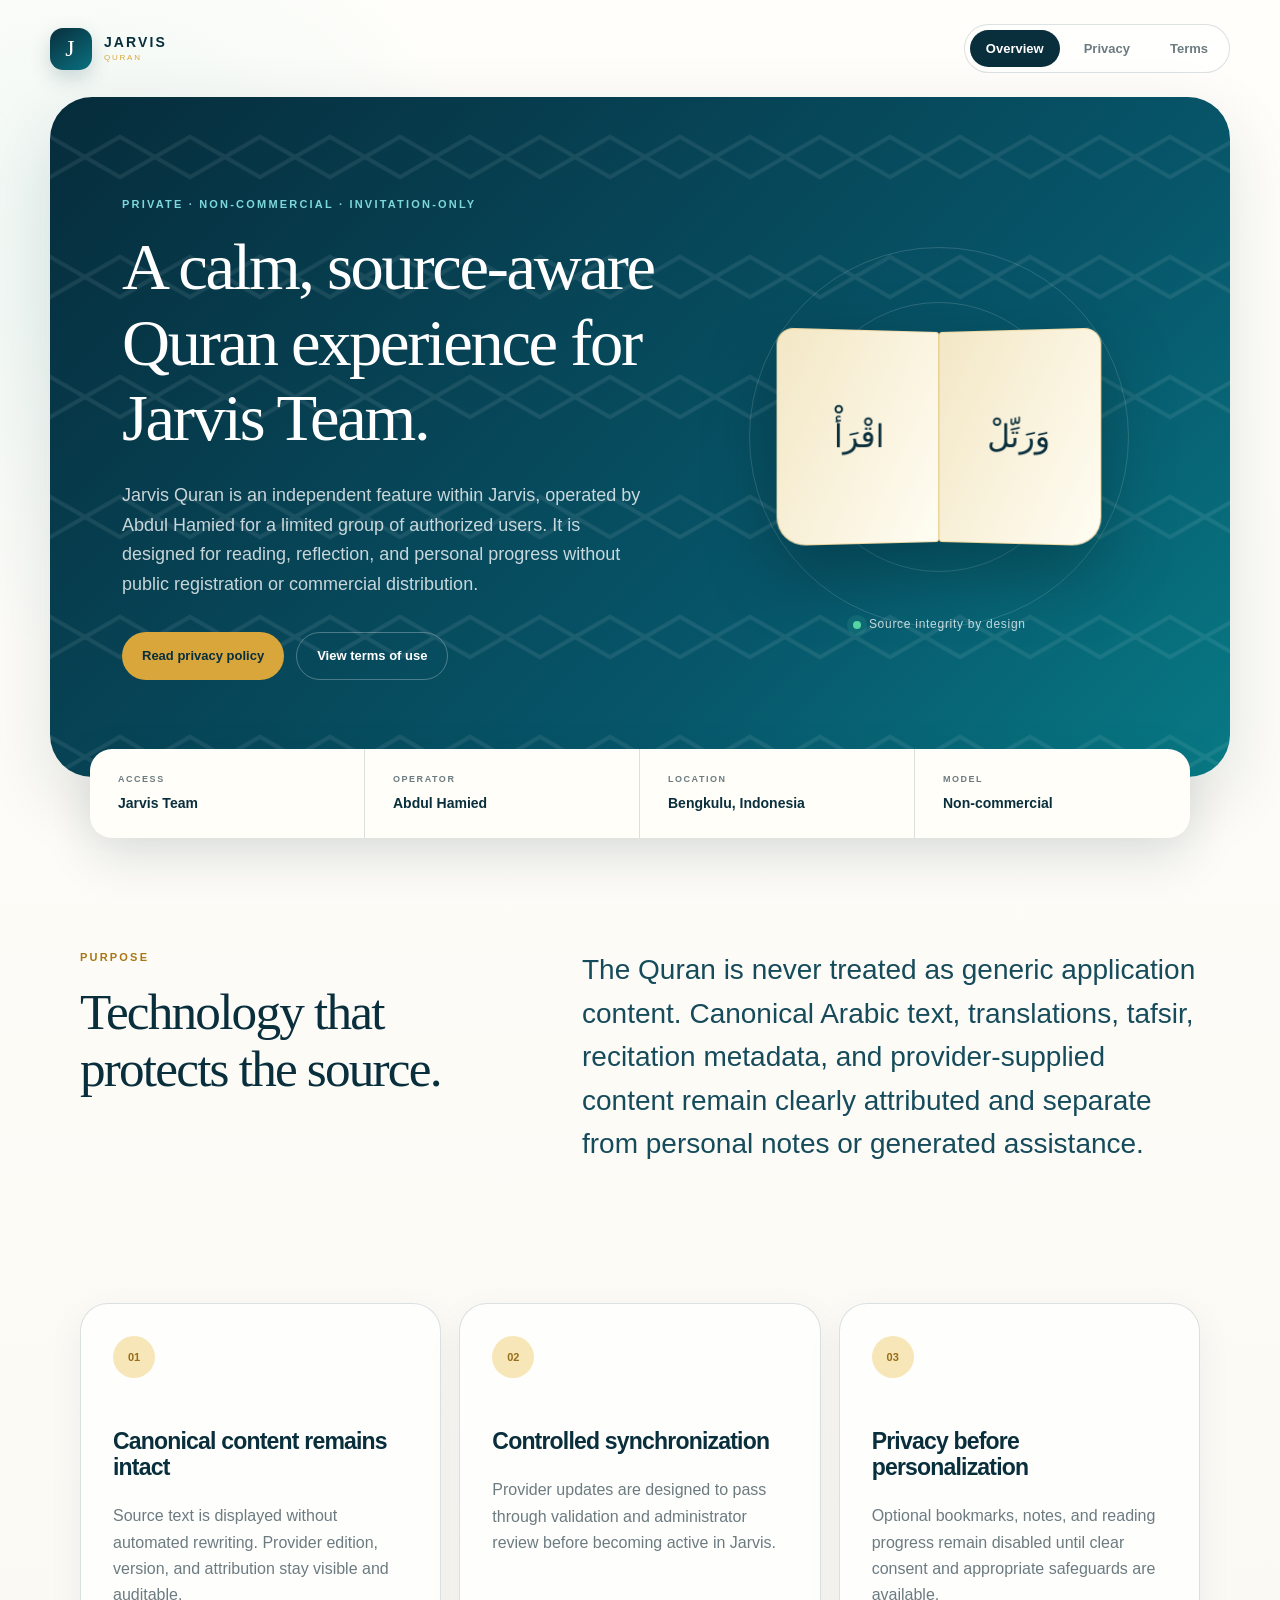
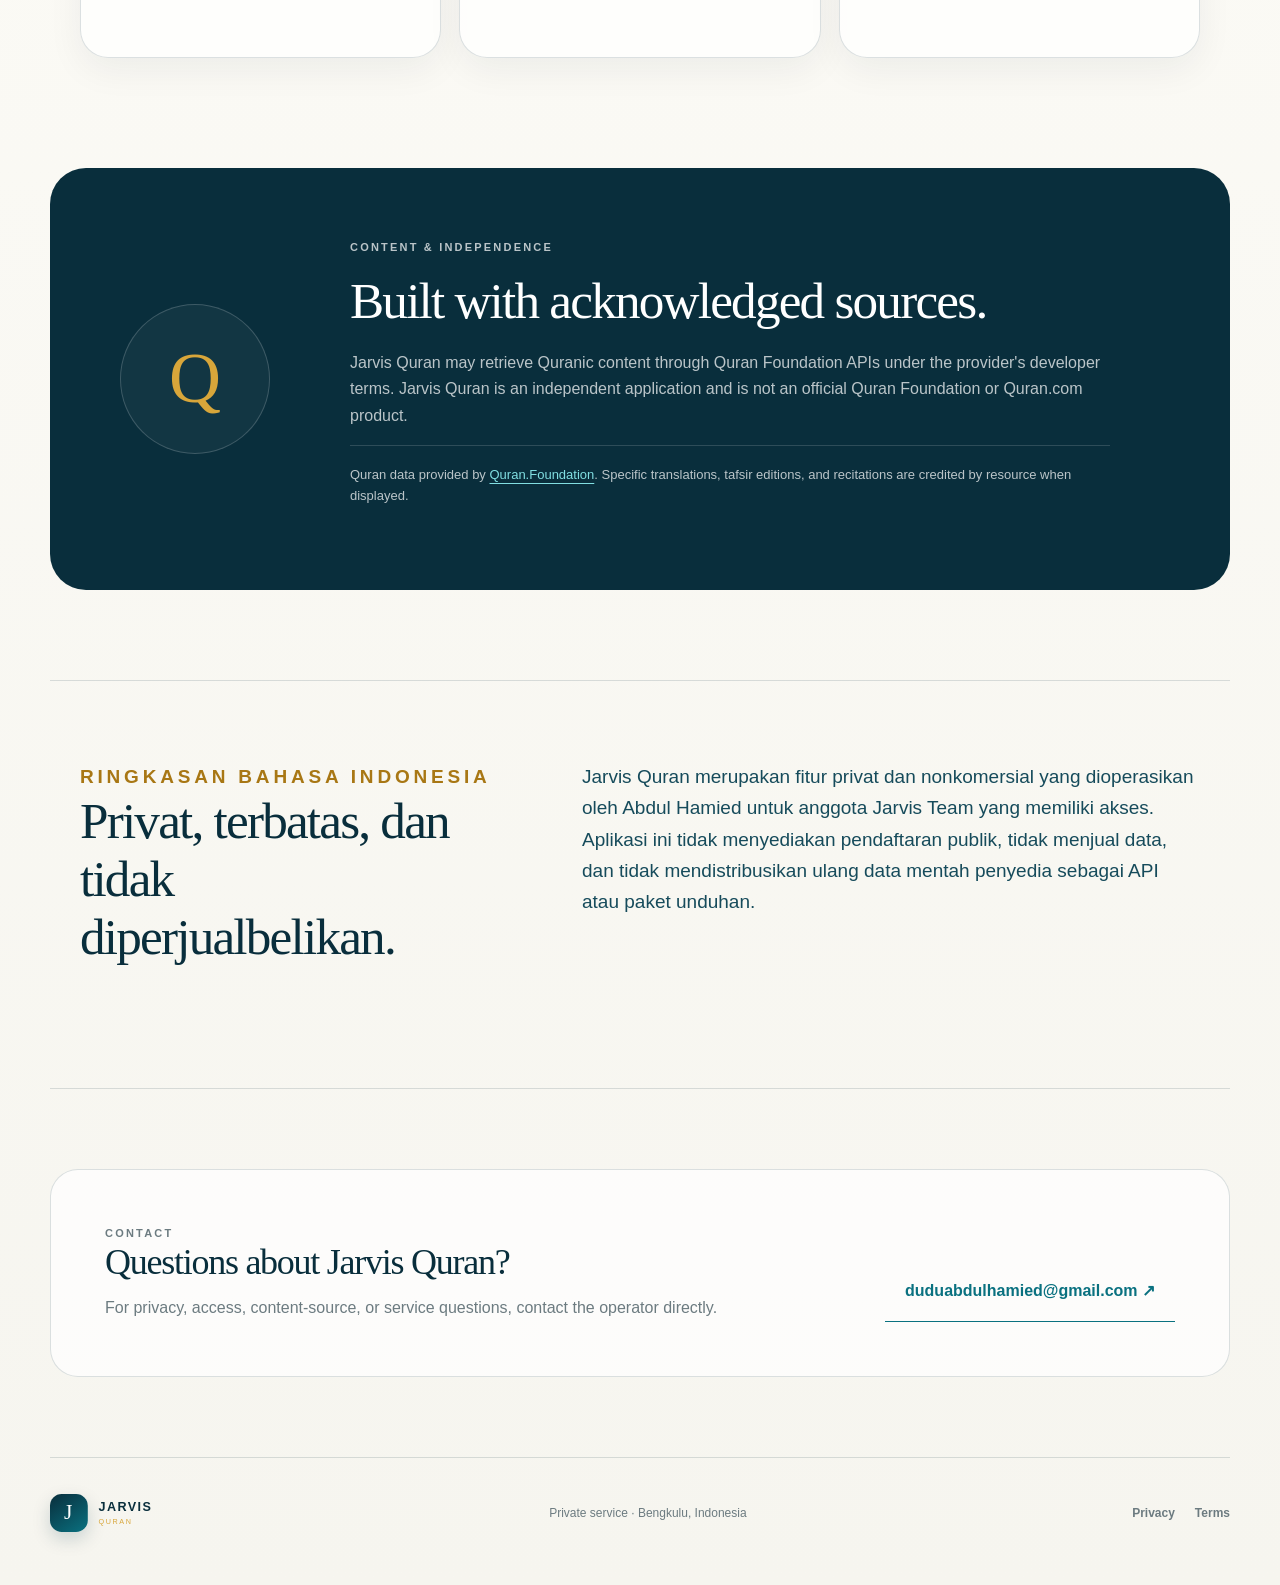
<file: index.html>
<!doctype html>
<html lang="en">
<head>
  <meta charset="utf-8">
  <meta name="viewport" content="width=device-width, initial-scale=1">
  <meta name="description" content="Jarvis Quran is a private, non-commercial Quran reading and reflection experience for authorized Jarvis Team members.">
  <meta name="theme-color" content="#073847">
  <title>Jarvis Quran · Private Reading & Reflection</title>
  <link rel="icon" href="jarvis-quran-mark.svg" type="image/svg+xml">
  <link rel="stylesheet" href="styles.css">
</head>
<body>
  <a class="skip-link" href="#main">Skip to content</a>
  <header class="site-header">
    <a class="brand" href="index.html" aria-label="Jarvis Quran home">
      <span class="brand-mark" aria-hidden="true">J</span>
      <span><strong>JARVIS</strong><small>QURAN</small></span>
    </a>
    <nav aria-label="Primary navigation">
      <a class="active" href="index.html">Overview</a>
      <a href="privacy.html">Privacy</a>
      <a href="terms.html">Terms</a>
    </nav>
  </header>

  <main id="main">
    <section class="hero">
      <div class="hero-copy">
        <p class="eyebrow">PRIVATE · NON-COMMERCIAL · INVITATION-ONLY</p>
        <h1>A calm, source-aware Quran experience for Jarvis Team.</h1>
        <p class="lede">Jarvis Quran is an independent feature within Jarvis, operated by Abdul Hamied for a limited group of authorized users. It is designed for reading, reflection, and personal progress without public registration or commercial distribution.</p>
        <div class="hero-actions">
          <a class="button primary" href="privacy.html">Read privacy policy</a>
          <a class="button secondary" href="terms.html">View terms of use</a>
        </div>
      </div>
      <div class="hero-art" aria-label="Abstract open book illustration">
        <div class="halo halo-one"></div>
        <div class="halo halo-two"></div>
        <div class="book">
          <div class="book-page left"><span>اقْرَأْ</span></div>
          <div class="book-page right"><span>وَرَتِّلْ</span></div>
        </div>
        <div class="art-caption"><span class="status-dot"></span> Source integrity by design</div>
      </div>
    </section>

    <section class="trust-strip" aria-label="Service characteristics">
      <div><span>ACCESS</span><strong>Jarvis Team</strong></div>
      <div><span>OPERATOR</span><strong>Abdul Hamied</strong></div>
      <div><span>LOCATION</span><strong>Bengkulu, Indonesia</strong></div>
      <div><span>MODEL</span><strong>Non-commercial</strong></div>
    </section>

    <section class="section intro-grid">
      <div>
        <p class="eyebrow gold">PURPOSE</p>
        <h2>Technology that protects the source.</h2>
      </div>
      <div class="prose-large">
        <p>The Quran is never treated as generic application content. Canonical Arabic text, translations, tafsir, recitation metadata, and provider-supplied content remain clearly attributed and separate from personal notes or generated assistance.</p>
      </div>
    </section>

    <section class="section cards" aria-label="Jarvis Quran principles">
      <article class="card">
        <span class="card-number">01</span>
        <h3>Canonical content remains intact</h3>
        <p>Source text is displayed without automated rewriting. Provider edition, version, and attribution stay visible and auditable.</p>
      </article>
      <article class="card">
        <span class="card-number">02</span>
        <h3>Controlled synchronization</h3>
        <p>Provider updates are designed to pass through validation and administrator review before becoming active in Jarvis.</p>
      </article>
      <article class="card">
        <span class="card-number">03</span>
        <h3>Privacy before personalization</h3>
        <p>Optional bookmarks, notes, and reading progress remain disabled until clear consent and appropriate safeguards are available.</p>
      </article>
    </section>

    <section class="section source-panel">
      <div class="source-symbol" aria-hidden="true">Q</div>
      <div>
        <p class="eyebrow">CONTENT & INDEPENDENCE</p>
        <h2>Built with acknowledged sources.</h2>
        <p>Jarvis Quran may retrieve Quranic content through Quran Foundation APIs under the provider's developer terms. Jarvis Quran is an independent application and is not an official Quran Foundation or Quran.com product.</p>
        <p class="source-credit">Quran data provided by <a href="https://quran.foundation/" rel="external">Quran.Foundation</a>. Specific translations, tafsir editions, and recitations are credited by resource when displayed.</p>
      </div>
    </section>

    <section class="section bilingual-note">
      <div>
        <p class="eyebrow gold">RINGKASAN BAHASA INDONESIA</p>
        <h2>Privat, terbatas, dan tidak diperjualbelikan.</h2>
      </div>
      <p>Jarvis Quran merupakan fitur privat dan nonkomersial yang dioperasikan oleh Abdul Hamied untuk anggota Jarvis Team yang memiliki akses. Aplikasi ini tidak menyediakan pendaftaran publik, tidak menjual data, dan tidak mendistribusikan ulang data mentah penyedia sebagai API atau paket unduhan.</p>
    </section>

    <section class="section contact-panel">
      <div>
        <p class="eyebrow">CONTACT</p>
        <h2>Questions about Jarvis Quran?</h2>
        <p>For privacy, access, content-source, or service questions, contact the operator directly.</p>
      </div>
      <a class="contact-link" href="mailto:duduabdulhamied@gmail.com">duduabdulhamied@gmail.com <span aria-hidden="true">↗</span></a>
    </section>
  </main>

  <footer>
    <div class="brand footer-brand">
      <span class="brand-mark" aria-hidden="true">J</span>
      <span><strong>JARVIS</strong><small>QURAN</small></span>
    </div>
    <p>Private service · Bengkulu, Indonesia</p>
    <div class="footer-links"><a href="privacy.html">Privacy</a><a href="terms.html">Terms</a></div>
  </footer>
</body>
</html>
</file>
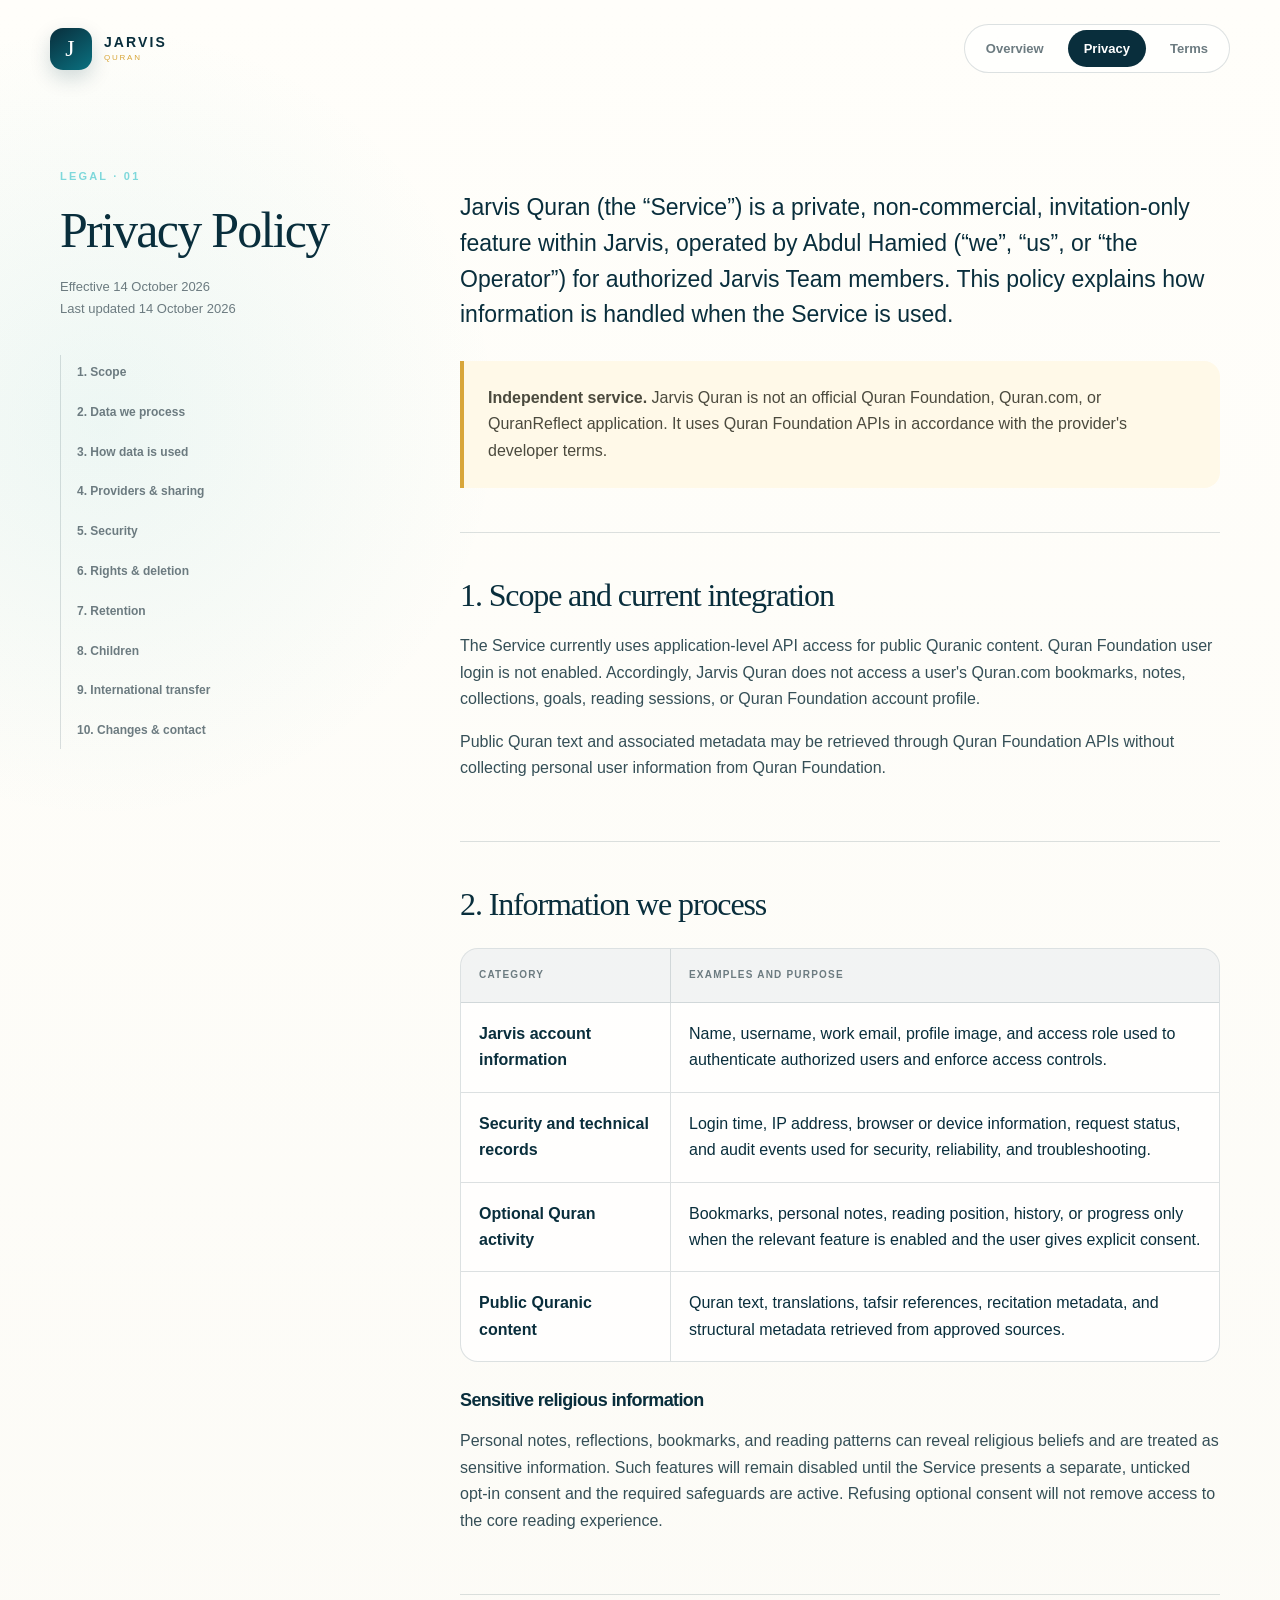
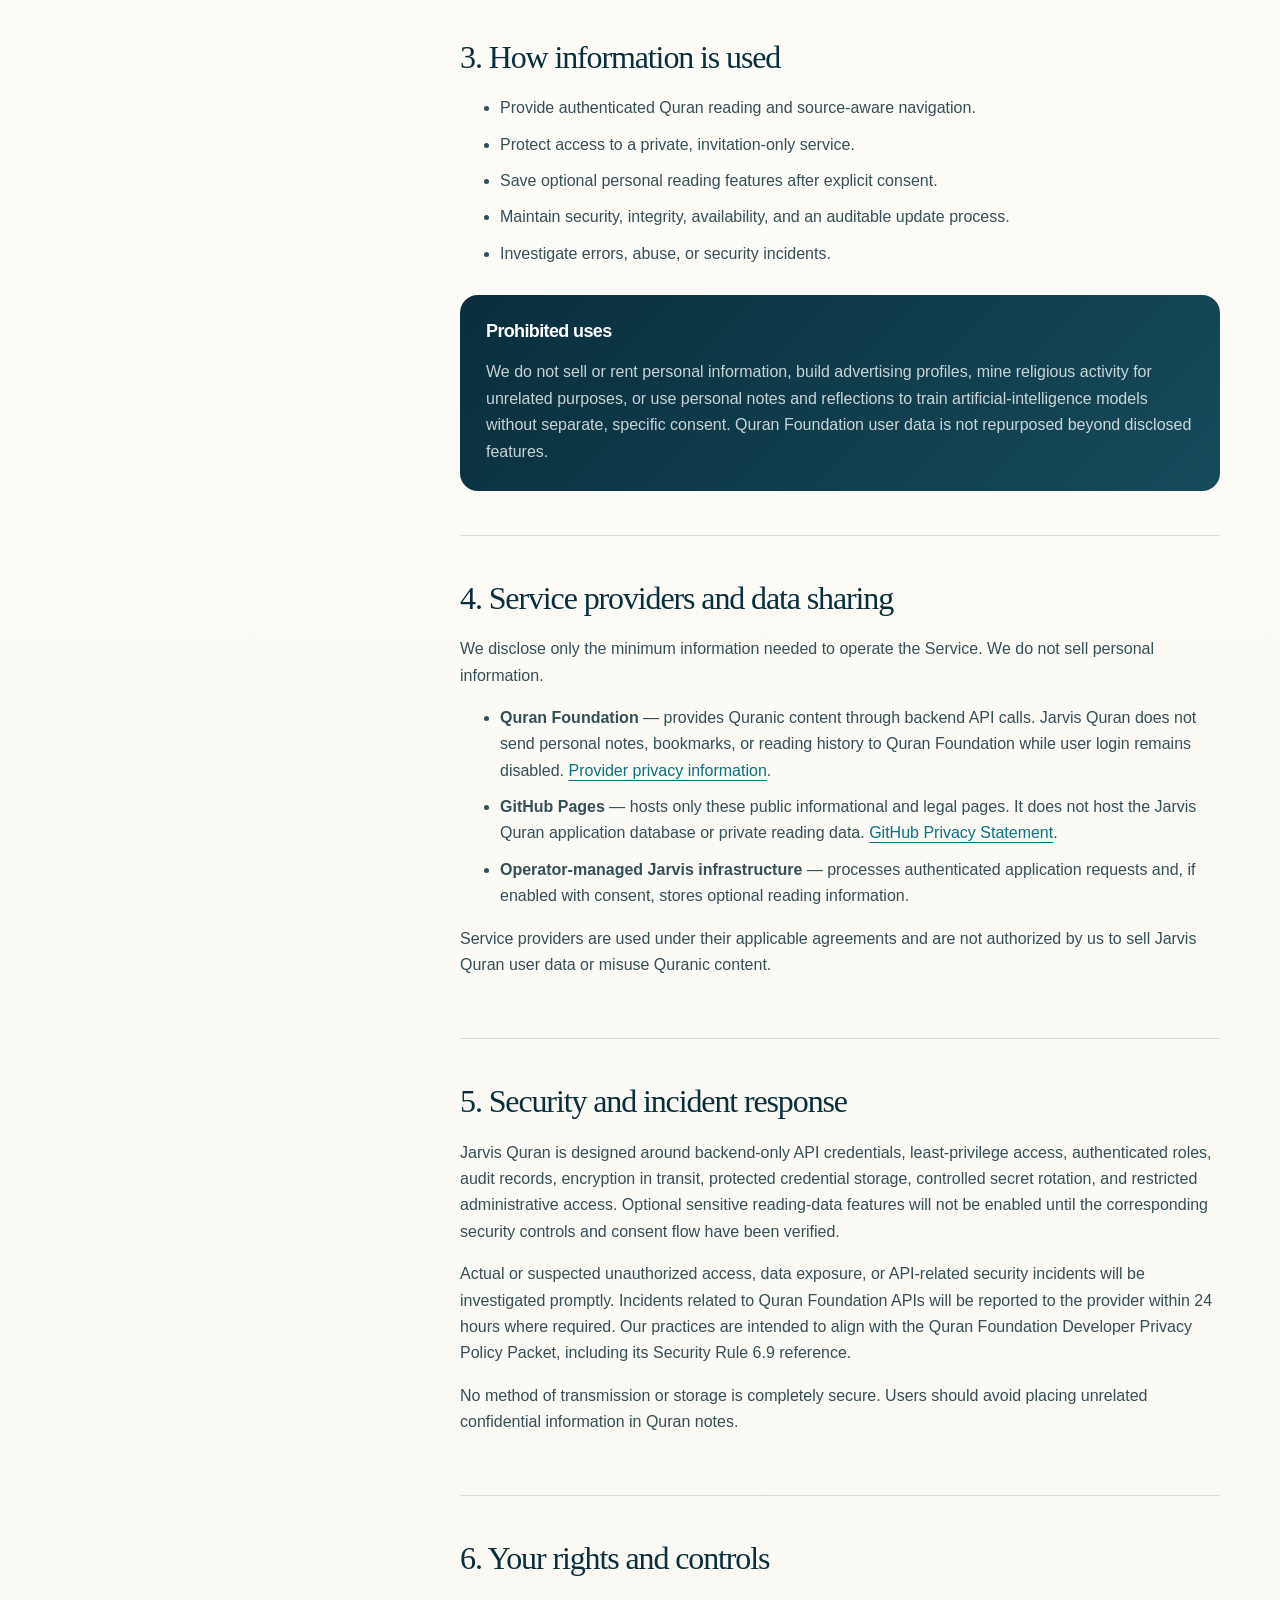
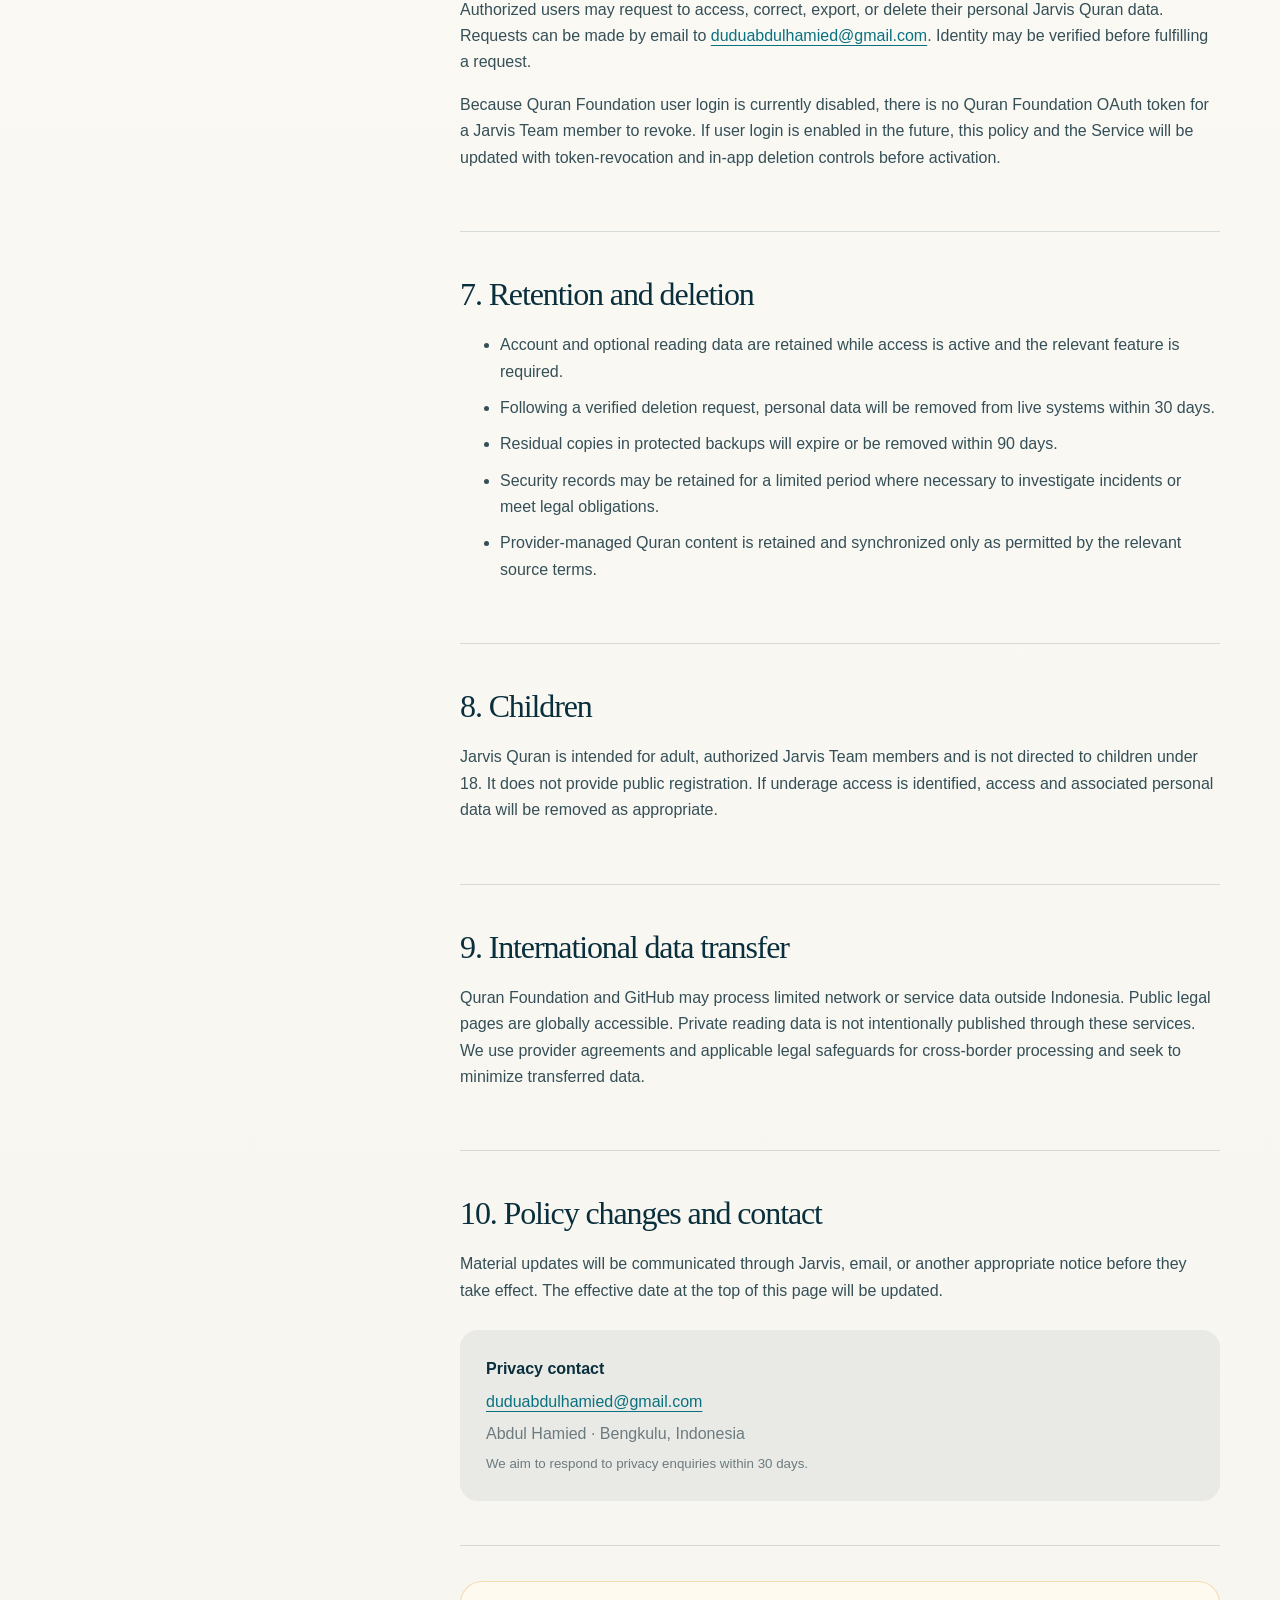
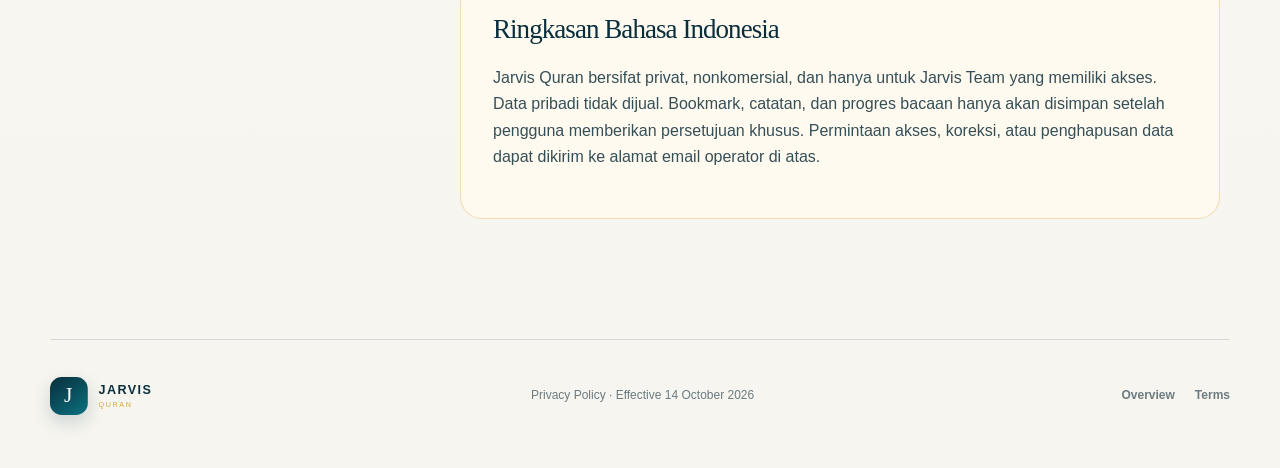
<file: privacy.html>
<!doctype html>
<html lang="en">
<head>
  <meta charset="utf-8">
  <meta name="viewport" content="width=device-width, initial-scale=1">
  <meta name="description" content="Privacy Policy for Jarvis Quran, a private Quran reading experience for Jarvis Team.">
  <meta name="theme-color" content="#073847">
  <title>Privacy Policy · Jarvis Quran</title>
  <link rel="icon" href="jarvis-quran-mark.svg" type="image/svg+xml">
  <link rel="stylesheet" href="styles.css">
</head>
<body>
  <a class="skip-link" href="#main">Skip to content</a>
  <header class="site-header">
    <a class="brand" href="index.html" aria-label="Jarvis Quran home">
      <span class="brand-mark" aria-hidden="true">J</span>
      <span><strong>JARVIS</strong><small>QURAN</small></span>
    </a>
    <nav aria-label="Primary navigation">
      <a href="index.html">Overview</a>
      <a class="active" href="privacy.html">Privacy</a>
      <a href="terms.html">Terms</a>
    </nav>
  </header>

  <main id="main" class="legal-layout">
    <aside class="legal-aside">
      <p class="eyebrow">LEGAL · 01</p>
      <h1>Privacy Policy</h1>
      <p class="legal-meta">Effective 14 October 2026<br>Last updated 14 October 2026</p>
      <nav class="toc" aria-label="Privacy policy sections">
        <a href="#scope">1. Scope</a>
        <a href="#data">2. Data we process</a>
        <a href="#purpose">3. How data is used</a>
        <a href="#sharing">4. Providers & sharing</a>
        <a href="#security">5. Security</a>
        <a href="#rights">6. Rights & deletion</a>
        <a href="#retention">7. Retention</a>
        <a href="#children">8. Children</a>
        <a href="#transfers">9. International transfer</a>
        <a href="#changes">10. Changes & contact</a>
      </nav>
    </aside>

    <article class="legal-content">
      <section class="legal-intro">
        <p>Jarvis Quran (the “Service”) is a private, non-commercial, invitation-only feature within Jarvis, operated by Abdul Hamied (“we”, “us”, or “the Operator”) for authorized Jarvis Team members. This policy explains how information is handled when the Service is used.</p>
        <div class="notice"><strong>Independent service.</strong> Jarvis Quran is not an official Quran Foundation, Quran.com, or QuranReflect application. It uses Quran Foundation APIs in accordance with the provider's developer terms.</div>
      </section>

      <section id="scope">
        <h2>1. Scope and current integration</h2>
        <p>The Service currently uses application-level API access for public Quranic content. Quran Foundation user login is not enabled. Accordingly, Jarvis Quran does not access a user's Quran.com bookmarks, notes, collections, goals, reading sessions, or Quran Foundation account profile.</p>
        <p>Public Quran text and associated metadata may be retrieved through Quran Foundation APIs without collecting personal user information from Quran Foundation.</p>
      </section>

      <section id="data">
        <h2>2. Information we process</h2>
        <div class="data-table" role="table" aria-label="Data categories">
          <div class="data-row data-head" role="row"><span>Category</span><span>Examples and purpose</span></div>
          <div class="data-row" role="row"><strong>Jarvis account information</strong><span>Name, username, work email, profile image, and access role used to authenticate authorized users and enforce access controls.</span></div>
          <div class="data-row" role="row"><strong>Security and technical records</strong><span>Login time, IP address, browser or device information, request status, and audit events used for security, reliability, and troubleshooting.</span></div>
          <div class="data-row" role="row"><strong>Optional Quran activity</strong><span>Bookmarks, personal notes, reading position, history, or progress only when the relevant feature is enabled and the user gives explicit consent.</span></div>
          <div class="data-row" role="row"><strong>Public Quranic content</strong><span>Quran text, translations, tafsir references, recitation metadata, and structural metadata retrieved from approved sources.</span></div>
        </div>
        <h3>Sensitive religious information</h3>
        <p>Personal notes, reflections, bookmarks, and reading patterns can reveal religious beliefs and are treated as sensitive information. Such features will remain disabled until the Service presents a separate, unticked opt-in consent and the required safeguards are active. Refusing optional consent will not remove access to the core reading experience.</p>
      </section>

      <section id="purpose">
        <h2>3. How information is used</h2>
        <ul>
          <li>Provide authenticated Quran reading and source-aware navigation.</li>
          <li>Protect access to a private, invitation-only service.</li>
          <li>Save optional personal reading features after explicit consent.</li>
          <li>Maintain security, integrity, availability, and an auditable update process.</li>
          <li>Investigate errors, abuse, or security incidents.</li>
        </ul>
        <div class="principle-box">
          <h3>Prohibited uses</h3>
          <p>We do not sell or rent personal information, build advertising profiles, mine religious activity for unrelated purposes, or use personal notes and reflections to train artificial-intelligence models without separate, specific consent. Quran Foundation user data is not repurposed beyond disclosed features.</p>
        </div>
      </section>

      <section id="sharing">
        <h2>4. Service providers and data sharing</h2>
        <p>We disclose only the minimum information needed to operate the Service. We do not sell personal information.</p>
        <ul>
          <li><strong>Quran Foundation</strong> — provides Quranic content through backend API calls. Jarvis Quran does not send personal notes, bookmarks, or reading history to Quran Foundation while user login remains disabled. <a href="https://quran.foundation/privacy" rel="external">Provider privacy information</a>.</li>
          <li><strong>GitHub Pages</strong> — hosts only these public informational and legal pages. It does not host the Jarvis Quran application database or private reading data. <a href="https://docs.github.com/site-policy/privacy-policies/github-privacy-statement" rel="external">GitHub Privacy Statement</a>.</li>
          <li><strong>Operator-managed Jarvis infrastructure</strong> — processes authenticated application requests and, if enabled with consent, stores optional reading information.</li>
        </ul>
        <p>Service providers are used under their applicable agreements and are not authorized by us to sell Jarvis Quran user data or misuse Quranic content.</p>
      </section>

      <section id="security">
        <h2>5. Security and incident response</h2>
        <p>Jarvis Quran is designed around backend-only API credentials, least-privilege access, authenticated roles, audit records, encryption in transit, protected credential storage, controlled secret rotation, and restricted administrative access. Optional sensitive reading-data features will not be enabled until the corresponding security controls and consent flow have been verified.</p>
        <p>Actual or suspected unauthorized access, data exposure, or API-related security incidents will be investigated promptly. Incidents related to Quran Foundation APIs will be reported to the provider within 24 hours where required. Our practices are intended to align with the Quran Foundation Developer Privacy Policy Packet, including its Security Rule 6.9 reference.</p>
        <p>No method of transmission or storage is completely secure. Users should avoid placing unrelated confidential information in Quran notes.</p>
      </section>

      <section id="rights">
        <h2>6. Your rights and controls</h2>
        <p>Authorized users may request to access, correct, export, or delete their personal Jarvis Quran data. Requests can be made by email to <a href="mailto:duduabdulhamied@gmail.com">duduabdulhamied@gmail.com</a>. Identity may be verified before fulfilling a request.</p>
        <p>Because Quran Foundation user login is currently disabled, there is no Quran Foundation OAuth token for a Jarvis Team member to revoke. If user login is enabled in the future, this policy and the Service will be updated with token-revocation and in-app deletion controls before activation.</p>
      </section>

      <section id="retention">
        <h2>7. Retention and deletion</h2>
        <ul>
          <li>Account and optional reading data are retained while access is active and the relevant feature is required.</li>
          <li>Following a verified deletion request, personal data will be removed from live systems within 30 days.</li>
          <li>Residual copies in protected backups will expire or be removed within 90 days.</li>
          <li>Security records may be retained for a limited period where necessary to investigate incidents or meet legal obligations.</li>
          <li>Provider-managed Quran content is retained and synchronized only as permitted by the relevant source terms.</li>
        </ul>
      </section>

      <section id="children">
        <h2>8. Children</h2>
        <p>Jarvis Quran is intended for adult, authorized Jarvis Team members and is not directed to children under 18. It does not provide public registration. If underage access is identified, access and associated personal data will be removed as appropriate.</p>
      </section>

      <section id="transfers">
        <h2>9. International data transfer</h2>
        <p>Quran Foundation and GitHub may process limited network or service data outside Indonesia. Public legal pages are globally accessible. Private reading data is not intentionally published through these services. We use provider agreements and applicable legal safeguards for cross-border processing and seek to minimize transferred data.</p>
      </section>

      <section id="changes">
        <h2>10. Policy changes and contact</h2>
        <p>Material updates will be communicated through Jarvis, email, or another appropriate notice before they take effect. The effective date at the top of this page will be updated.</p>
        <div class="contact-card">
          <strong>Privacy contact</strong>
          <a href="mailto:duduabdulhamied@gmail.com">duduabdulhamied@gmail.com</a>
          <span>Abdul Hamied · Bengkulu, Indonesia</span>
          <small>We aim to respond to privacy enquiries within 30 days.</small>
        </div>
      </section>

      <section class="language-note">
        <h2>Ringkasan Bahasa Indonesia</h2>
        <p>Jarvis Quran bersifat privat, nonkomersial, dan hanya untuk Jarvis Team yang memiliki akses. Data pribadi tidak dijual. Bookmark, catatan, dan progres bacaan hanya akan disimpan setelah pengguna memberikan persetujuan khusus. Permintaan akses, koreksi, atau penghapusan data dapat dikirim ke alamat email operator di atas.</p>
      </section>
    </article>
  </main>

  <footer>
    <div class="brand footer-brand"><span class="brand-mark" aria-hidden="true">J</span><span><strong>JARVIS</strong><small>QURAN</small></span></div>
    <p>Privacy Policy · Effective 14 October 2026</p>
    <div class="footer-links"><a href="index.html">Overview</a><a href="terms.html">Terms</a></div>
  </footer>
</body>
</html>
</file>
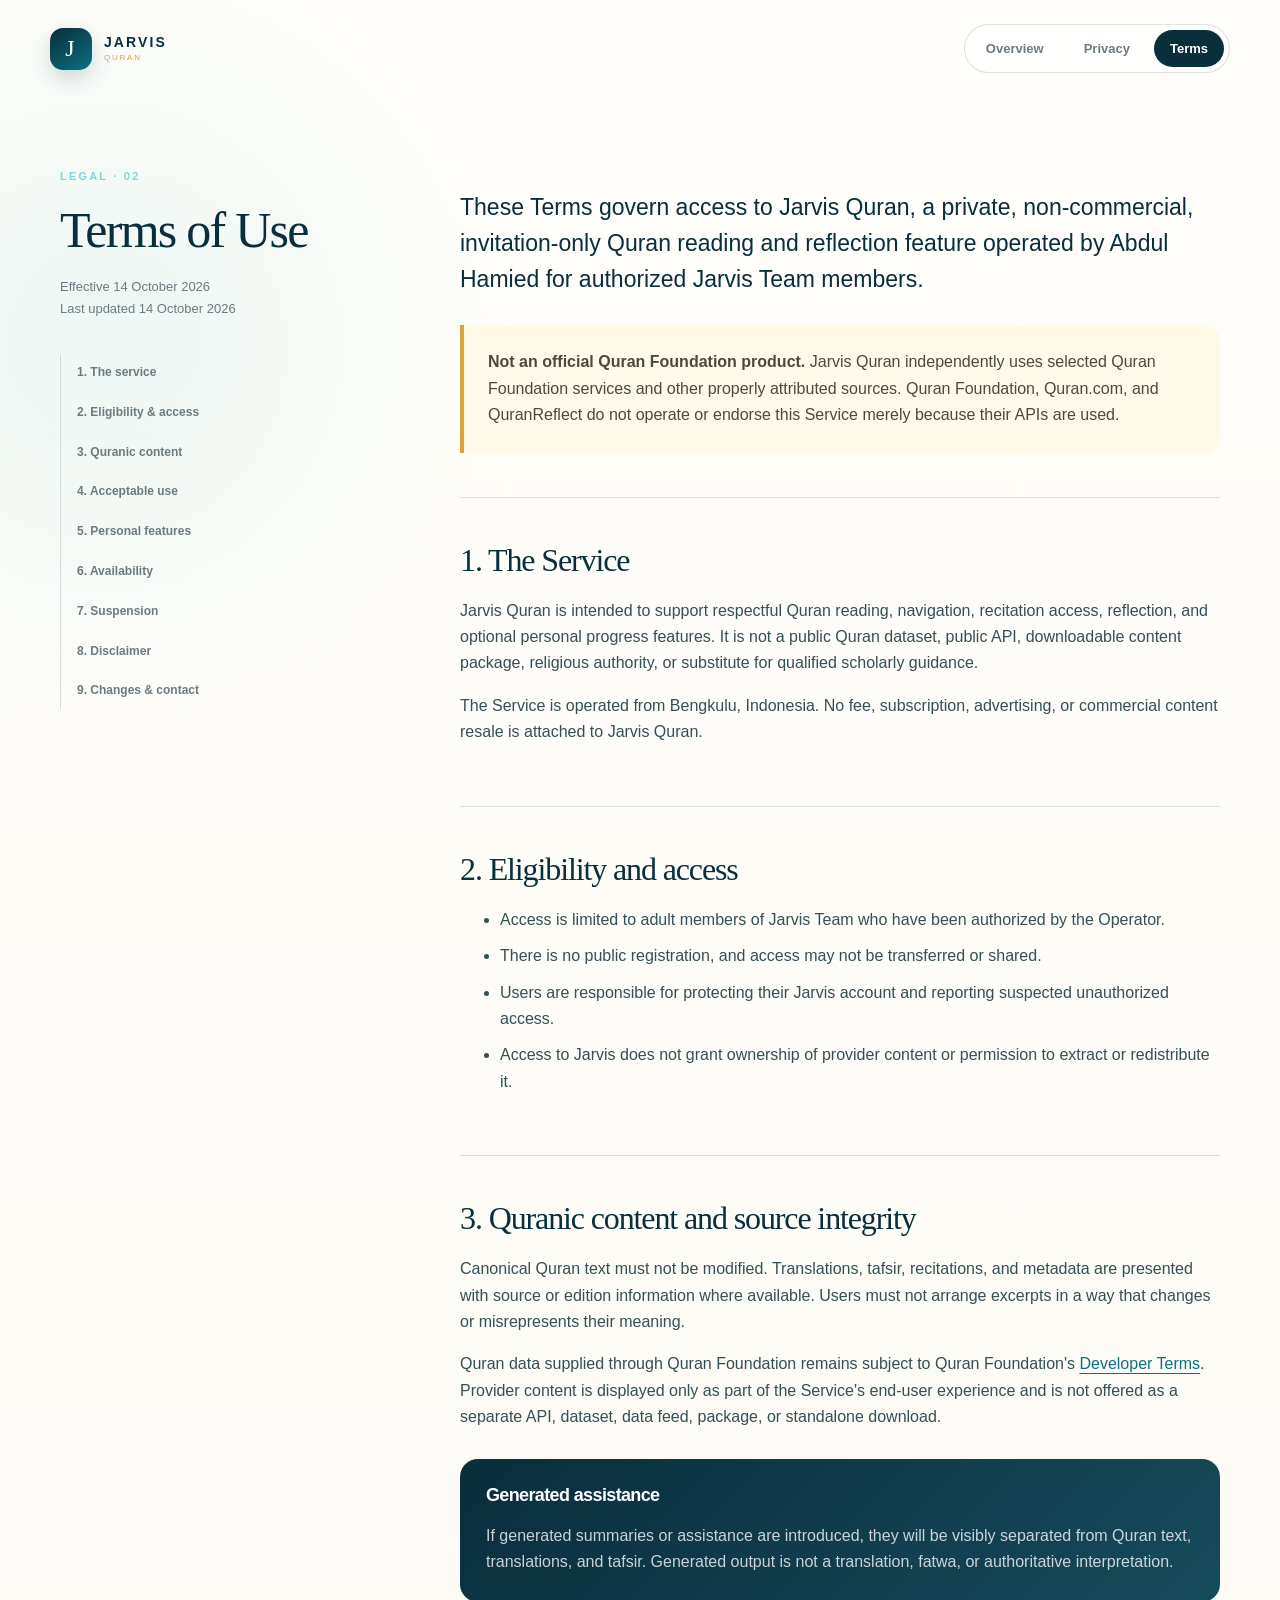
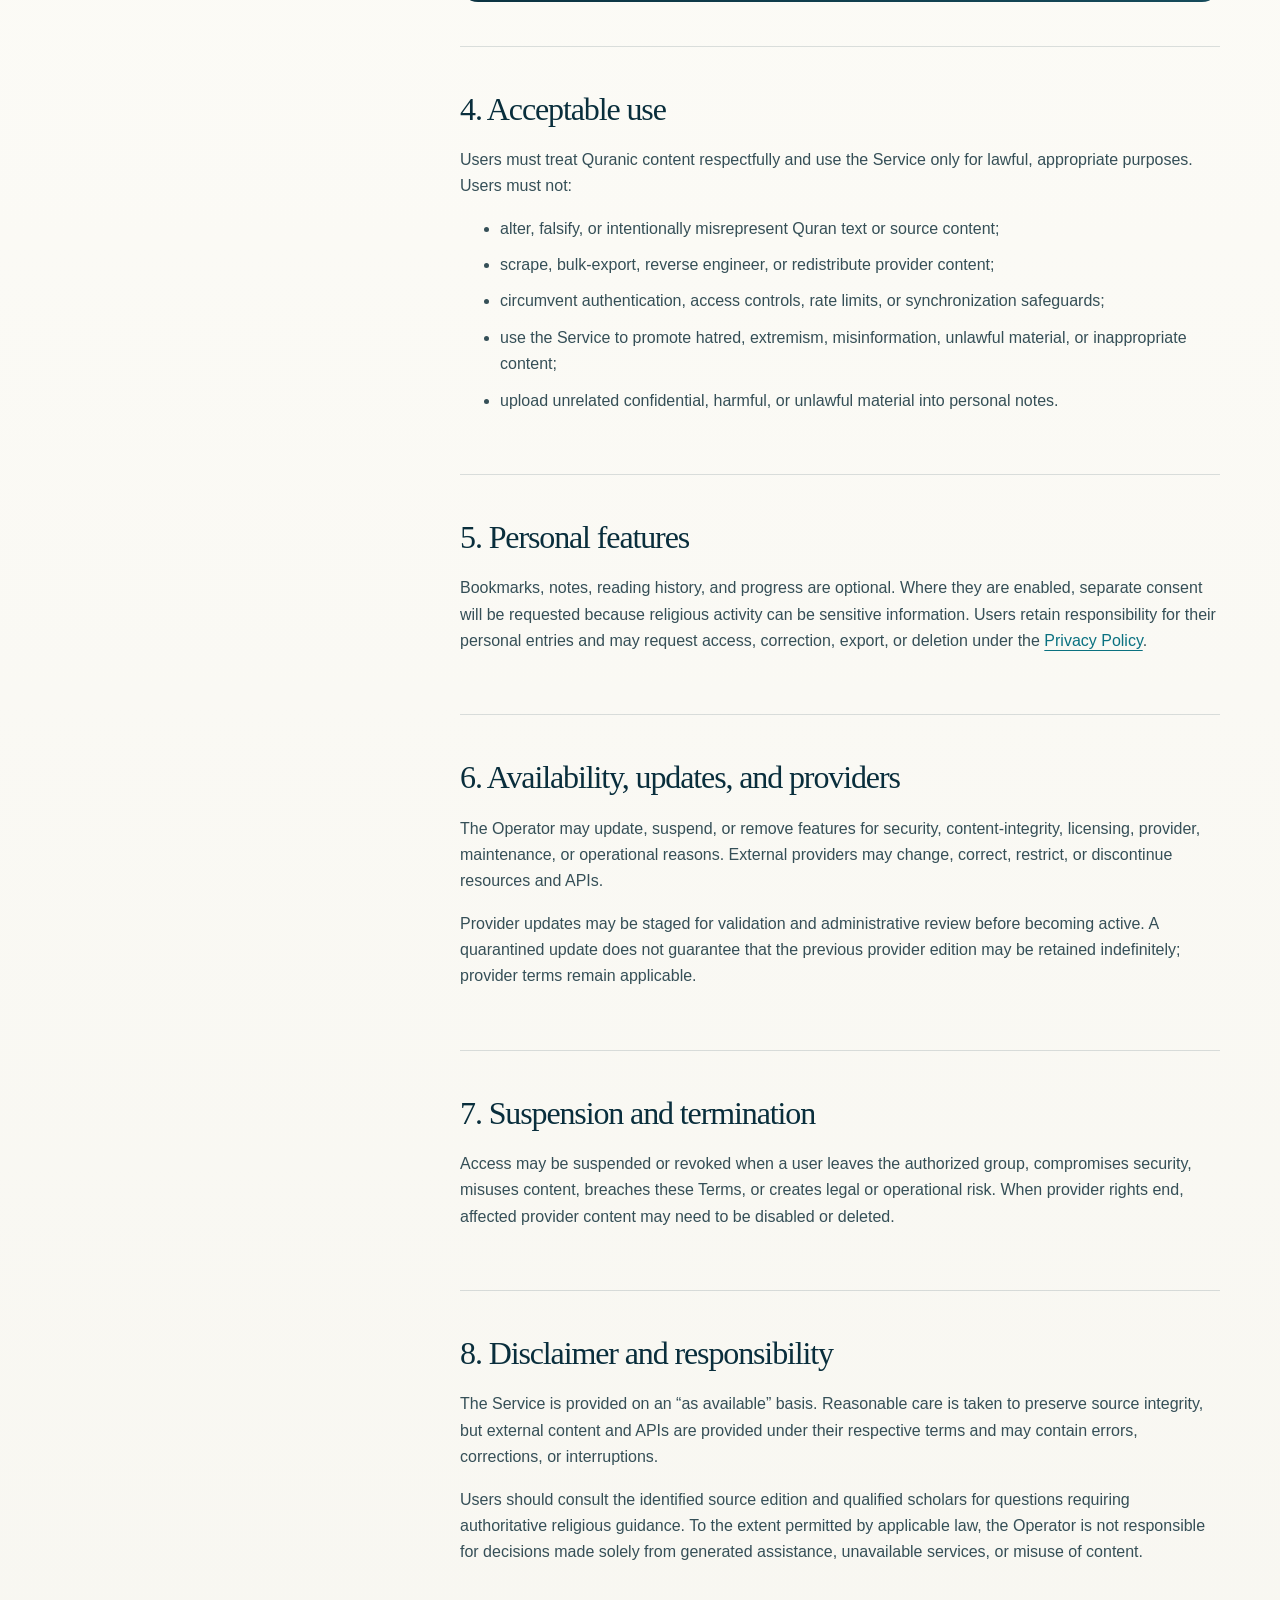
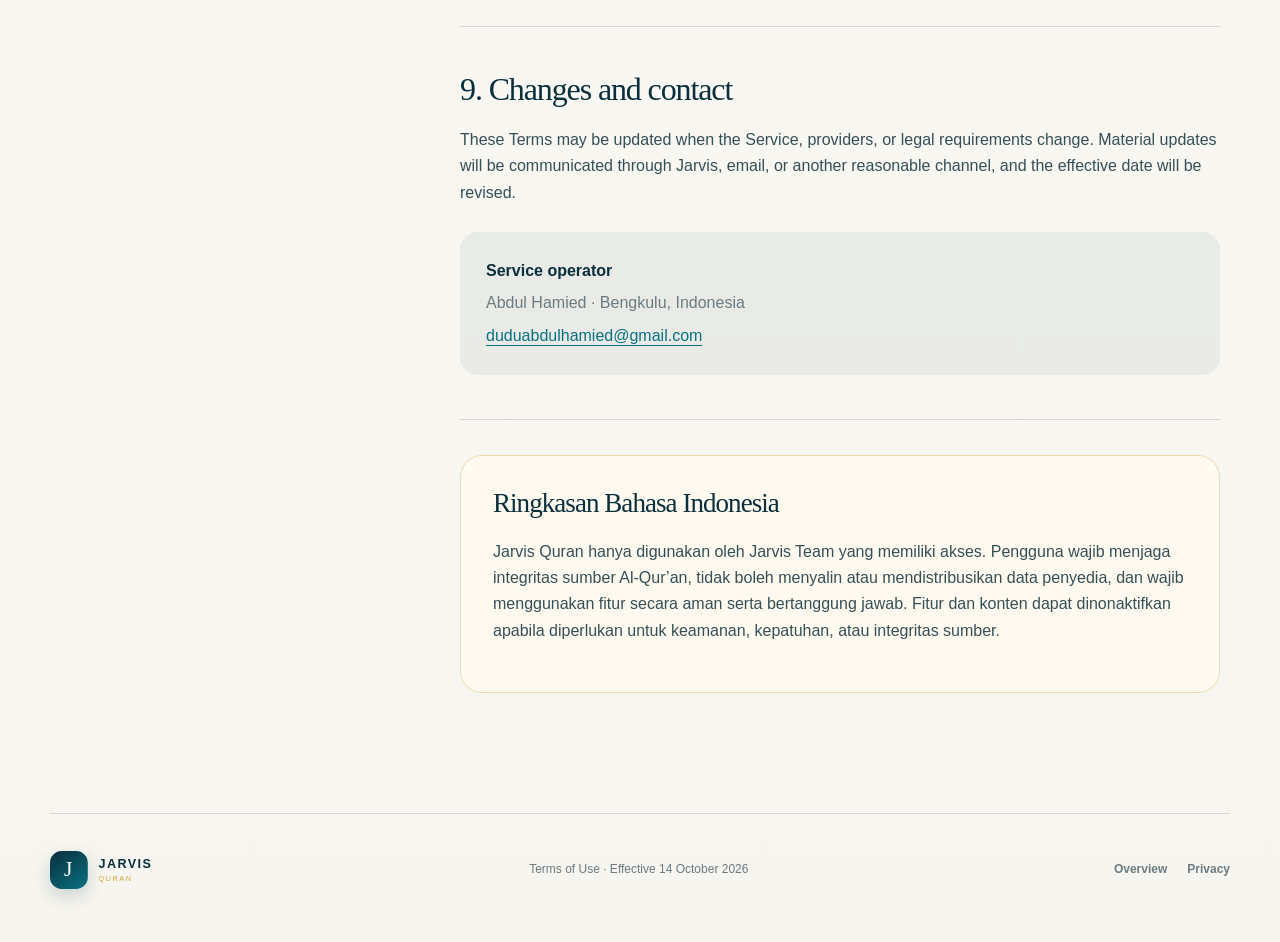
<file: terms.html>
<!doctype html>
<html lang="en">
<head>
  <meta charset="utf-8">
  <meta name="viewport" content="width=device-width, initial-scale=1">
  <meta name="description" content="Terms of Use for Jarvis Quran, a private Quran reading experience for Jarvis Team.">
  <meta name="theme-color" content="#073847">
  <title>Terms of Use · Jarvis Quran</title>
  <link rel="icon" href="jarvis-quran-mark.svg" type="image/svg+xml">
  <link rel="stylesheet" href="styles.css">
</head>
<body>
  <a class="skip-link" href="#main">Skip to content</a>
  <header class="site-header">
    <a class="brand" href="index.html" aria-label="Jarvis Quran home">
      <span class="brand-mark" aria-hidden="true">J</span>
      <span><strong>JARVIS</strong><small>QURAN</small></span>
    </a>
    <nav aria-label="Primary navigation">
      <a href="index.html">Overview</a>
      <a href="privacy.html">Privacy</a>
      <a class="active" href="terms.html">Terms</a>
    </nav>
  </header>

  <main id="main" class="legal-layout">
    <aside class="legal-aside">
      <p class="eyebrow">LEGAL · 02</p>
      <h1>Terms of Use</h1>
      <p class="legal-meta">Effective 14 October 2026<br>Last updated 14 October 2026</p>
      <nav class="toc" aria-label="Terms sections">
        <a href="#service">1. The service</a>
        <a href="#eligibility">2. Eligibility & access</a>
        <a href="#content">3. Quranic content</a>
        <a href="#conduct">4. Acceptable use</a>
        <a href="#personal">5. Personal features</a>
        <a href="#availability">6. Availability</a>
        <a href="#termination">7. Suspension</a>
        <a href="#disclaimer">8. Disclaimer</a>
        <a href="#changes">9. Changes & contact</a>
      </nav>
    </aside>

    <article class="legal-content">
      <section class="legal-intro">
        <p>These Terms govern access to Jarvis Quran, a private, non-commercial, invitation-only Quran reading and reflection feature operated by Abdul Hamied for authorized Jarvis Team members.</p>
        <div class="notice"><strong>Not an official Quran Foundation product.</strong> Jarvis Quran independently uses selected Quran Foundation services and other properly attributed sources. Quran Foundation, Quran.com, and QuranReflect do not operate or endorse this Service merely because their APIs are used.</div>
      </section>

      <section id="service">
        <h2>1. The Service</h2>
        <p>Jarvis Quran is intended to support respectful Quran reading, navigation, recitation access, reflection, and optional personal progress features. It is not a public Quran dataset, public API, downloadable content package, religious authority, or substitute for qualified scholarly guidance.</p>
        <p>The Service is operated from Bengkulu, Indonesia. No fee, subscription, advertising, or commercial content resale is attached to Jarvis Quran.</p>
      </section>

      <section id="eligibility">
        <h2>2. Eligibility and access</h2>
        <ul>
          <li>Access is limited to adult members of Jarvis Team who have been authorized by the Operator.</li>
          <li>There is no public registration, and access may not be transferred or shared.</li>
          <li>Users are responsible for protecting their Jarvis account and reporting suspected unauthorized access.</li>
          <li>Access to Jarvis does not grant ownership of provider content or permission to extract or redistribute it.</li>
        </ul>
      </section>

      <section id="content">
        <h2>3. Quranic content and source integrity</h2>
        <p>Canonical Quran text must not be modified. Translations, tafsir, recitations, and metadata are presented with source or edition information where available. Users must not arrange excerpts in a way that changes or misrepresents their meaning.</p>
        <p>Quran data supplied through Quran Foundation remains subject to Quran Foundation's <a href="https://api-docs.quran.foundation/legal/developer-terms/" rel="external">Developer Terms</a>. Provider content is displayed only as part of the Service's end-user experience and is not offered as a separate API, dataset, data feed, package, or standalone download.</p>
        <div class="principle-box">
          <h3>Generated assistance</h3>
          <p>If generated summaries or assistance are introduced, they will be visibly separated from Quran text, translations, and tafsir. Generated output is not a translation, fatwa, or authoritative interpretation.</p>
        </div>
      </section>

      <section id="conduct">
        <h2>4. Acceptable use</h2>
        <p>Users must treat Quranic content respectfully and use the Service only for lawful, appropriate purposes. Users must not:</p>
        <ul>
          <li>alter, falsify, or intentionally misrepresent Quran text or source content;</li>
          <li>scrape, bulk-export, reverse engineer, or redistribute provider content;</li>
          <li>circumvent authentication, access controls, rate limits, or synchronization safeguards;</li>
          <li>use the Service to promote hatred, extremism, misinformation, unlawful material, or inappropriate content;</li>
          <li>upload unrelated confidential, harmful, or unlawful material into personal notes.</li>
        </ul>
      </section>

      <section id="personal">
        <h2>5. Personal features</h2>
        <p>Bookmarks, notes, reading history, and progress are optional. Where they are enabled, separate consent will be requested because religious activity can be sensitive information. Users retain responsibility for their personal entries and may request access, correction, export, or deletion under the <a href="privacy.html">Privacy Policy</a>.</p>
      </section>

      <section id="availability">
        <h2>6. Availability, updates, and providers</h2>
        <p>The Operator may update, suspend, or remove features for security, content-integrity, licensing, provider, maintenance, or operational reasons. External providers may change, correct, restrict, or discontinue resources and APIs.</p>
        <p>Provider updates may be staged for validation and administrative review before becoming active. A quarantined update does not guarantee that the previous provider edition may be retained indefinitely; provider terms remain applicable.</p>
      </section>

      <section id="termination">
        <h2>7. Suspension and termination</h2>
        <p>Access may be suspended or revoked when a user leaves the authorized group, compromises security, misuses content, breaches these Terms, or creates legal or operational risk. When provider rights end, affected provider content may need to be disabled or deleted.</p>
      </section>

      <section id="disclaimer">
        <h2>8. Disclaimer and responsibility</h2>
        <p>The Service is provided on an “as available” basis. Reasonable care is taken to preserve source integrity, but external content and APIs are provided under their respective terms and may contain errors, corrections, or interruptions.</p>
        <p>Users should consult the identified source edition and qualified scholars for questions requiring authoritative religious guidance. To the extent permitted by applicable law, the Operator is not responsible for decisions made solely from generated assistance, unavailable services, or misuse of content.</p>
      </section>

      <section id="changes">
        <h2>9. Changes and contact</h2>
        <p>These Terms may be updated when the Service, providers, or legal requirements change. Material updates will be communicated through Jarvis, email, or another reasonable channel, and the effective date will be revised.</p>
        <div class="contact-card">
          <strong>Service operator</strong>
          <span>Abdul Hamied · Bengkulu, Indonesia</span>
          <a href="mailto:duduabdulhamied@gmail.com">duduabdulhamied@gmail.com</a>
        </div>
      </section>

      <section class="language-note">
        <h2>Ringkasan Bahasa Indonesia</h2>
        <p>Jarvis Quran hanya digunakan oleh Jarvis Team yang memiliki akses. Pengguna wajib menjaga integritas sumber Al-Qur’an, tidak boleh menyalin atau mendistribusikan data penyedia, dan wajib menggunakan fitur secara aman serta bertanggung jawab. Fitur dan konten dapat dinonaktifkan apabila diperlukan untuk keamanan, kepatuhan, atau integritas sumber.</p>
      </section>
    </article>
  </main>

  <footer>
    <div class="brand footer-brand"><span class="brand-mark" aria-hidden="true">J</span><span><strong>JARVIS</strong><small>QURAN</small></span></div>
    <p>Terms of Use · Effective 14 October 2026</p>
    <div class="footer-links"><a href="index.html">Overview</a><a href="privacy.html">Privacy</a></div>
  </footer>
</body>
</html>
</file>
<file: styles.css>
:root {
  --ink: #092e3c;
  --ink-2: #164b5b;
  --teal: #0a7180;
  --aqua: #23a9b3;
  --gold: #d8a63a;
  --gold-soft: #f7e6b8;
  --paper: #f6f5ef;
  --white: #fffef9;
  --line: rgba(9, 46, 60, .14);
  --muted: #6c7b80;
  --shadow: 0 24px 70px rgba(4, 38, 49, .12);
  --radius: 28px;
}

* { box-sizing: border-box; }
html { scroll-behavior: smooth; }
body {
  margin: 0;
  color: var(--ink);
  background:
    radial-gradient(circle at 8% 8%, rgba(35,169,179,.08), transparent 25rem),
    linear-gradient(180deg, #fffefa 0%, var(--paper) 100%);
  font-family: Inter, ui-sans-serif, -apple-system, BlinkMacSystemFont, "Segoe UI", sans-serif;
  line-height: 1.65;
  -webkit-font-smoothing: antialiased;
}

a { color: var(--teal); text-underline-offset: 4px; }
a:hover { color: var(--ink); }
.skip-link { position: fixed; left: 16px; top: -100px; z-index: 20; padding: 10px 14px; background: var(--ink); color: #fff; border-radius: 8px; }
.skip-link:focus { top: 16px; }

.site-header {
  width: min(1180px, calc(100% - 40px));
  margin: 0 auto;
  padding: 24px 0;
  display: flex;
  align-items: center;
  justify-content: space-between;
}
.brand { display: inline-flex; align-items: center; gap: 12px; color: var(--ink); text-decoration: none; letter-spacing: .13em; }
.brand-mark {
  display: grid; place-items: center; width: 42px; height: 42px;
  border-radius: 13px; color: #fff; font-family: Georgia, serif; font-size: 24px;
  background: linear-gradient(145deg, var(--ink), var(--teal)); box-shadow: 0 8px 20px rgba(7,56,71,.18);
}
.brand strong, .brand small { display: block; line-height: 1.05; }
.brand strong { font-size: 14px; }
.brand small { margin-top: 5px; color: var(--gold); font-size: 8px; letter-spacing: .22em; }
.site-header nav { display: flex; gap: 8px; padding: 5px; border: 1px solid var(--line); border-radius: 999px; background: rgba(255,255,255,.58); backdrop-filter: blur(14px); }
.site-header nav a { padding: 8px 16px; border-radius: 999px; color: var(--muted); font-size: 13px; font-weight: 700; text-decoration: none; }
.site-header nav a.active, .site-header nav a:hover { background: var(--ink); color: #fff; }

main { width: min(1180px, calc(100% - 40px)); margin: 0 auto; }
.hero {
  min-height: 680px; padding: 70px 72px; display: grid; grid-template-columns: 1.1fr .9fr; align-items: center; gap: 64px;
  color: #fff; overflow: hidden; position: relative; border-radius: 42px;
  background: linear-gradient(135deg, #062c3b 0%, #07566a 66%, #087a85 100%); box-shadow: var(--shadow);
}
.hero::before { content: ""; position: absolute; inset: 0; opacity: .08; background-image: linear-gradient(30deg, transparent 48%, #fff 49%, #fff 51%, transparent 52%), linear-gradient(150deg, transparent 48%, #fff 49%, #fff 51%, transparent 52%); background-size: 70px 120px; }
.hero-copy, .hero-art { position: relative; z-index: 1; }
.eyebrow { margin: 0 0 16px; font-size: 11px; font-weight: 800; letter-spacing: .2em; color: #7ed8db; }
.eyebrow.gold { color: #a87714; }
h1, h2, h3 { margin-top: 0; line-height: 1.13; letter-spacing: -.035em; }
.hero h1 { max-width: 760px; margin-bottom: 26px; font-family: Georgia, "Times New Roman", serif; font-size: clamp(44px, 5.2vw, 76px); font-weight: 500; }
.lede { max-width: 680px; margin-bottom: 32px; color: rgba(255,255,255,.78); font-size: 18px; }
.hero-actions { display: flex; flex-wrap: wrap; gap: 12px; }
.button { display: inline-flex; align-items: center; justify-content: center; min-height: 48px; padding: 0 20px; border-radius: 999px; font-size: 13px; font-weight: 800; text-decoration: none; }
.button.primary { background: var(--gold); color: var(--ink); }
.button.secondary { border: 1px solid rgba(255,255,255,.28); color: #fff; }
.hero-art { min-height: 430px; display: grid; place-items: center; }
.halo { position: absolute; border: 1px solid rgba(255,255,255,.15); border-radius: 50%; }
.halo-one { width: 380px; height: 380px; }
.halo-two { width: 270px; height: 270px; }
.book { width: 320px; height: 210px; display: flex; perspective: 900px; filter: drop-shadow(0 28px 34px rgba(0,0,0,.25)); }
.book-page { width: 50%; display: grid; place-items: center; color: var(--ink); background: linear-gradient(115deg, #f3e7c5, #fffdf3); border: 1px solid rgba(216,166,58,.35); }
.book-page.left { border-radius: 16px 3px 3px 28px; transform: rotateY(13deg); transform-origin: right; }
.book-page.right { border-radius: 3px 16px 28px 3px; transform: rotateY(-13deg); transform-origin: left; }
.book-page span { font-family: Georgia, serif; font-size: 31px; direction: rtl; }
.art-caption { position: absolute; bottom: 18px; display: flex; align-items: center; gap: 8px; color: rgba(255,255,255,.75); font-size: 12px; letter-spacing: .06em; }
.status-dot { width: 8px; height: 8px; background: #54d5a3; border-radius: 50%; box-shadow: 0 0 0 6px rgba(84,213,163,.12); }

.trust-strip { margin: -28px auto 0; width: calc(100% - 80px); position: relative; z-index: 2; display: grid; grid-template-columns: repeat(4, 1fr); border-radius: 22px; background: var(--white); box-shadow: 0 18px 50px rgba(4,38,49,.13); }
.trust-strip div { padding: 23px 28px; border-right: 1px solid var(--line); }
.trust-strip div:last-child { border-right: 0; }
.trust-strip span, .trust-strip strong { display: block; }
.trust-strip span { margin-bottom: 5px; color: var(--muted); font-size: 9px; font-weight: 800; letter-spacing: .17em; }
.trust-strip strong { font-size: 14px; }

.section { padding: 110px 30px; }
.intro-grid, .bilingual-note { display: grid; grid-template-columns: .8fr 1.2fr; gap: 90px; align-items: start; }
.section h2 { font-family: Georgia, "Times New Roman", serif; font-size: clamp(34px, 4vw, 54px); font-weight: 500; }
.prose-large { color: var(--ink-2); font-size: clamp(20px, 2.2vw, 28px); line-height: 1.55; }
.prose-large p { margin-top: 0; }
.cards { padding-top: 0; display: grid; grid-template-columns: repeat(3, 1fr); gap: 18px; }
.card { min-height: 300px; padding: 32px; border: 1px solid var(--line); border-radius: var(--radius); background: rgba(255,255,255,.72); box-shadow: 0 12px 36px rgba(4,38,49,.06); }
.card-number { display: inline-grid; place-items: center; width: 42px; height: 42px; margin-bottom: 50px; border-radius: 50%; color: #966d18; background: var(--gold-soft); font-size: 11px; font-weight: 800; }
.card h3 { font-size: 23px; }
.card p { color: var(--muted); }
.source-panel { padding: 70px; display: grid; grid-template-columns: 180px 1fr; gap: 50px; align-items: center; color: #fff; border-radius: 36px; background: var(--ink); }
.source-panel h2 { margin-bottom: 20px; color: #fff; }
.source-panel p { max-width: 760px; color: rgba(255,255,255,.72); }
.source-panel a { color: #81dfe2; }
.source-symbol { display: grid; place-items: center; width: 150px; height: 150px; border: 1px solid rgba(255,255,255,.18); border-radius: 50%; color: var(--gold); font-family: Georgia, serif; font-size: 72px; background: rgba(255,255,255,.04); }
.source-credit { padding-top: 18px; border-top: 1px solid rgba(255,255,255,.15); font-size: 13px; }
.bilingual-note { margin: 90px 0 0; padding: 80px 30px; border-top: 1px solid var(--line); border-bottom: 1px solid var(--line); }
.bilingual-note p { margin: 0; color: var(--ink-2); font-size: 19px; }
.contact-panel { margin: 80px 0; padding: 54px; display: flex; justify-content: space-between; align-items: end; gap: 30px; border: 1px solid var(--line); border-radius: var(--radius); background: rgba(255,255,255,.7); }
.contact-panel h2 { margin-bottom: 12px; font-size: 36px; }
.contact-panel p { margin: 0; color: var(--muted); }
.contact-link { flex: 0 0 auto; padding: 16px 20px; border-bottom: 1px solid var(--teal); font-weight: 800; text-decoration: none; }

.legal-layout { padding: 70px 0 120px; display: grid; grid-template-columns: 300px minmax(0, 760px); gap: 100px; justify-content: center; align-items: start; }
.legal-aside { position: sticky; top: 30px; }
.legal-aside h1 { margin-bottom: 18px; font-family: Georgia, "Times New Roman", serif; font-size: 50px; font-weight: 500; }
.legal-meta { color: var(--muted); font-size: 13px; }
.toc { margin-top: 36px; display: grid; gap: 4px; border-left: 1px solid var(--line); }
.toc a { padding: 8px 16px; color: var(--muted); font-size: 12px; font-weight: 700; text-decoration: none; }
.toc a:hover { border-left: 2px solid var(--gold); color: var(--ink); }
.legal-content { min-width: 0; }
.legal-content section { padding: 44px 0; border-bottom: 1px solid var(--line); scroll-margin-top: 30px; }
.legal-content section:first-child { padding-top: 0; }
.legal-content h2 { margin-bottom: 20px; font-family: Georgia, "Times New Roman", serif; font-size: 32px; font-weight: 500; }
.legal-content h3 { margin-top: 28px; font-size: 18px; }
.legal-content p, .legal-content li { color: #354f57; }
.legal-content li { margin-bottom: 10px; }
.legal-intro > p { font-size: 23px; line-height: 1.55; color: var(--ink); }
.notice { margin-top: 28px; padding: 24px; border-left: 4px solid var(--gold); border-radius: 0 16px 16px 0; background: #fff9e8; color: #4b4a3e; }
.data-table { overflow: hidden; margin: 26px 0; border: 1px solid var(--line); border-radius: 18px; background: rgba(255,255,255,.72); }
.data-row { display: grid; grid-template-columns: 210px 1fr; }
.data-row > * { padding: 18px; border-bottom: 1px solid var(--line); }
.data-row > *:first-child { border-right: 1px solid var(--line); }
.data-row:last-child > * { border-bottom: 0; }
.data-head { color: var(--muted); background: rgba(9,46,60,.05); font-size: 10px; font-weight: 800; letter-spacing: .12em; text-transform: uppercase; }
.principle-box { margin-top: 28px; padding: 26px; border-radius: 18px; color: #fff; background: linear-gradient(135deg, var(--ink), var(--ink-2)); }
.principle-box h3 { margin-top: 0; color: #fff; }
.principle-box p { margin-bottom: 0; color: rgba(255,255,255,.78); }
.contact-card { margin-top: 26px; padding: 26px; display: grid; gap: 6px; border-radius: 18px; background: rgba(9,46,60,.06); }
.contact-card strong { color: var(--ink); }
.contact-card small, .contact-card span { color: var(--muted); }
.language-note { margin-top: 35px; padding: 32px !important; border: 1px solid rgba(216,166,58,.35) !important; border-radius: 22px; background: #fffaf0; }
.language-note h2 { font-size: 27px; }

footer { width: min(1180px, calc(100% - 40px)); margin: 0 auto; padding: 34px 0 50px; display: flex; align-items: center; justify-content: space-between; gap: 24px; border-top: 1px solid var(--line); color: var(--muted); font-size: 12px; }
.footer-brand { transform: scale(.9); transform-origin: left; }
.footer-links { display: flex; gap: 20px; }
.footer-links a { color: var(--muted); font-weight: 700; text-decoration: none; }

@media (max-width: 900px) {
  .hero { padding: 58px 38px; grid-template-columns: 1fr; }
  .hero-art { min-height: 330px; }
  .trust-strip { width: calc(100% - 30px); grid-template-columns: repeat(2, 1fr); }
  .trust-strip div:nth-child(2) { border-right: 0; }
  .trust-strip div:nth-child(-n+2) { border-bottom: 1px solid var(--line); }
  .intro-grid, .bilingual-note { grid-template-columns: 1fr; gap: 24px; }
  .cards { grid-template-columns: 1fr; }
  .card { min-height: auto; }
  .card-number { margin-bottom: 28px; }
  .source-panel { grid-template-columns: 1fr; }
  .legal-layout { grid-template-columns: 1fr; gap: 50px; }
  .legal-aside { position: static; }
  .toc { grid-template-columns: repeat(2, 1fr); }
}

@media (max-width: 620px) {
  .site-header { width: min(100% - 28px, 1180px); padding: 16px 0; }
  .brand strong { font-size: 12px; }
  .brand-mark { width: 38px; height: 38px; }
  .site-header nav a { padding: 7px 10px; font-size: 11px; }
  main, footer { width: min(100% - 28px, 1180px); }
  .hero { min-height: auto; padding: 46px 24px; border-radius: 28px; }
  .hero h1 { font-size: 42px; }
  .lede { font-size: 16px; }
  .hero-art { min-height: 280px; }
  .book { width: 260px; height: 175px; }
  .halo-one { width: 290px; height: 290px; }
  .halo-two { width: 210px; height: 210px; }
  .trust-strip { width: calc(100% - 18px); }
  .trust-strip div { padding: 18px; }
  .section { padding: 76px 10px; }
  .source-panel { padding: 42px 26px; border-radius: 26px; }
  .source-symbol { width: 100px; height: 100px; font-size: 50px; }
  .contact-panel { margin: 55px 0; padding: 30px 24px; display: block; }
  .contact-link { display: inline-block; margin-top: 22px; padding-left: 0; overflow-wrap: anywhere; }
  .legal-layout { padding-top: 48px; }
  .legal-aside h1 { font-size: 43px; }
  .toc { grid-template-columns: 1fr 1fr; }
  .data-row { grid-template-columns: 1fr; }
  .data-row > *:first-child { padding-bottom: 5px; border-right: 0; border-bottom: 0; }
  .data-row > *:last-child { padding-top: 5px; }
  footer { align-items: flex-start; flex-direction: column; }
}

@media (prefers-reduced-motion: reduce) {
  html { scroll-behavior: auto; }
  *, *::before, *::after { animation-duration: .01ms !important; transition-duration: .01ms !important; }
}
</file>
